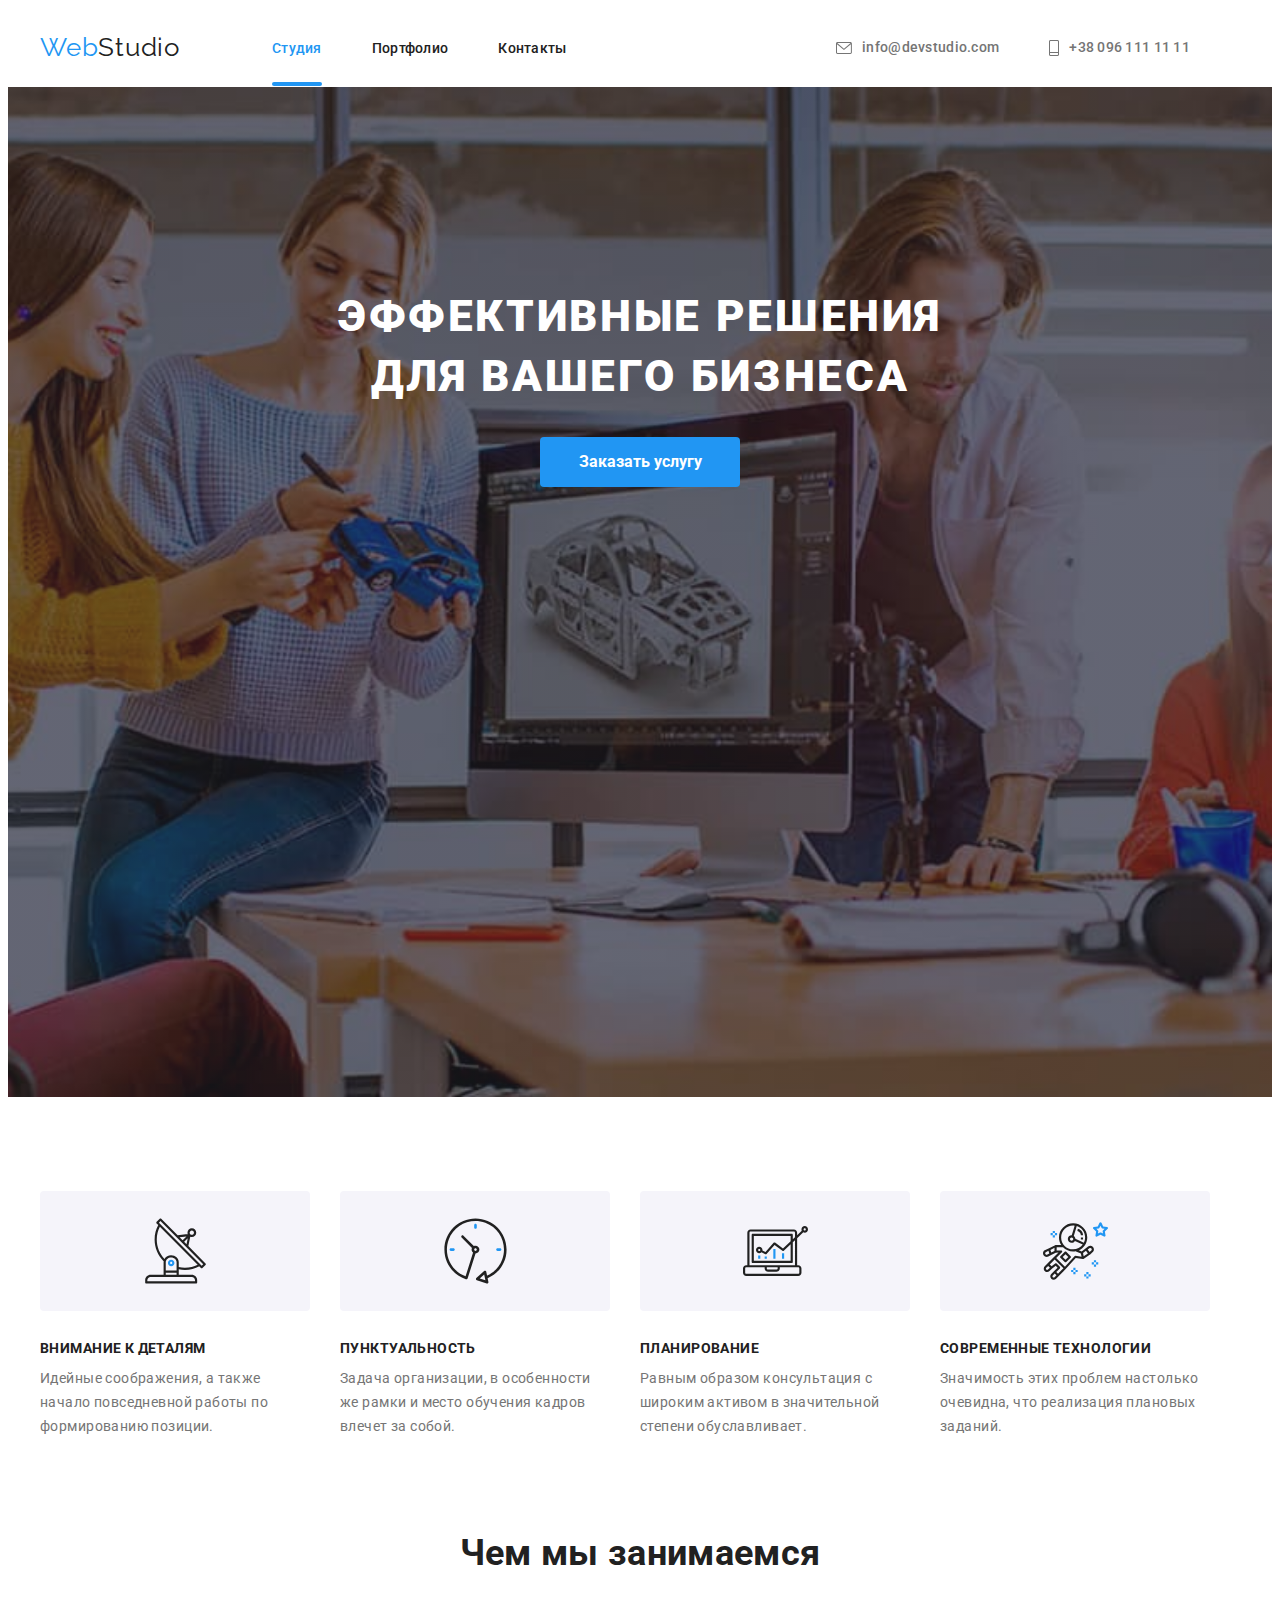
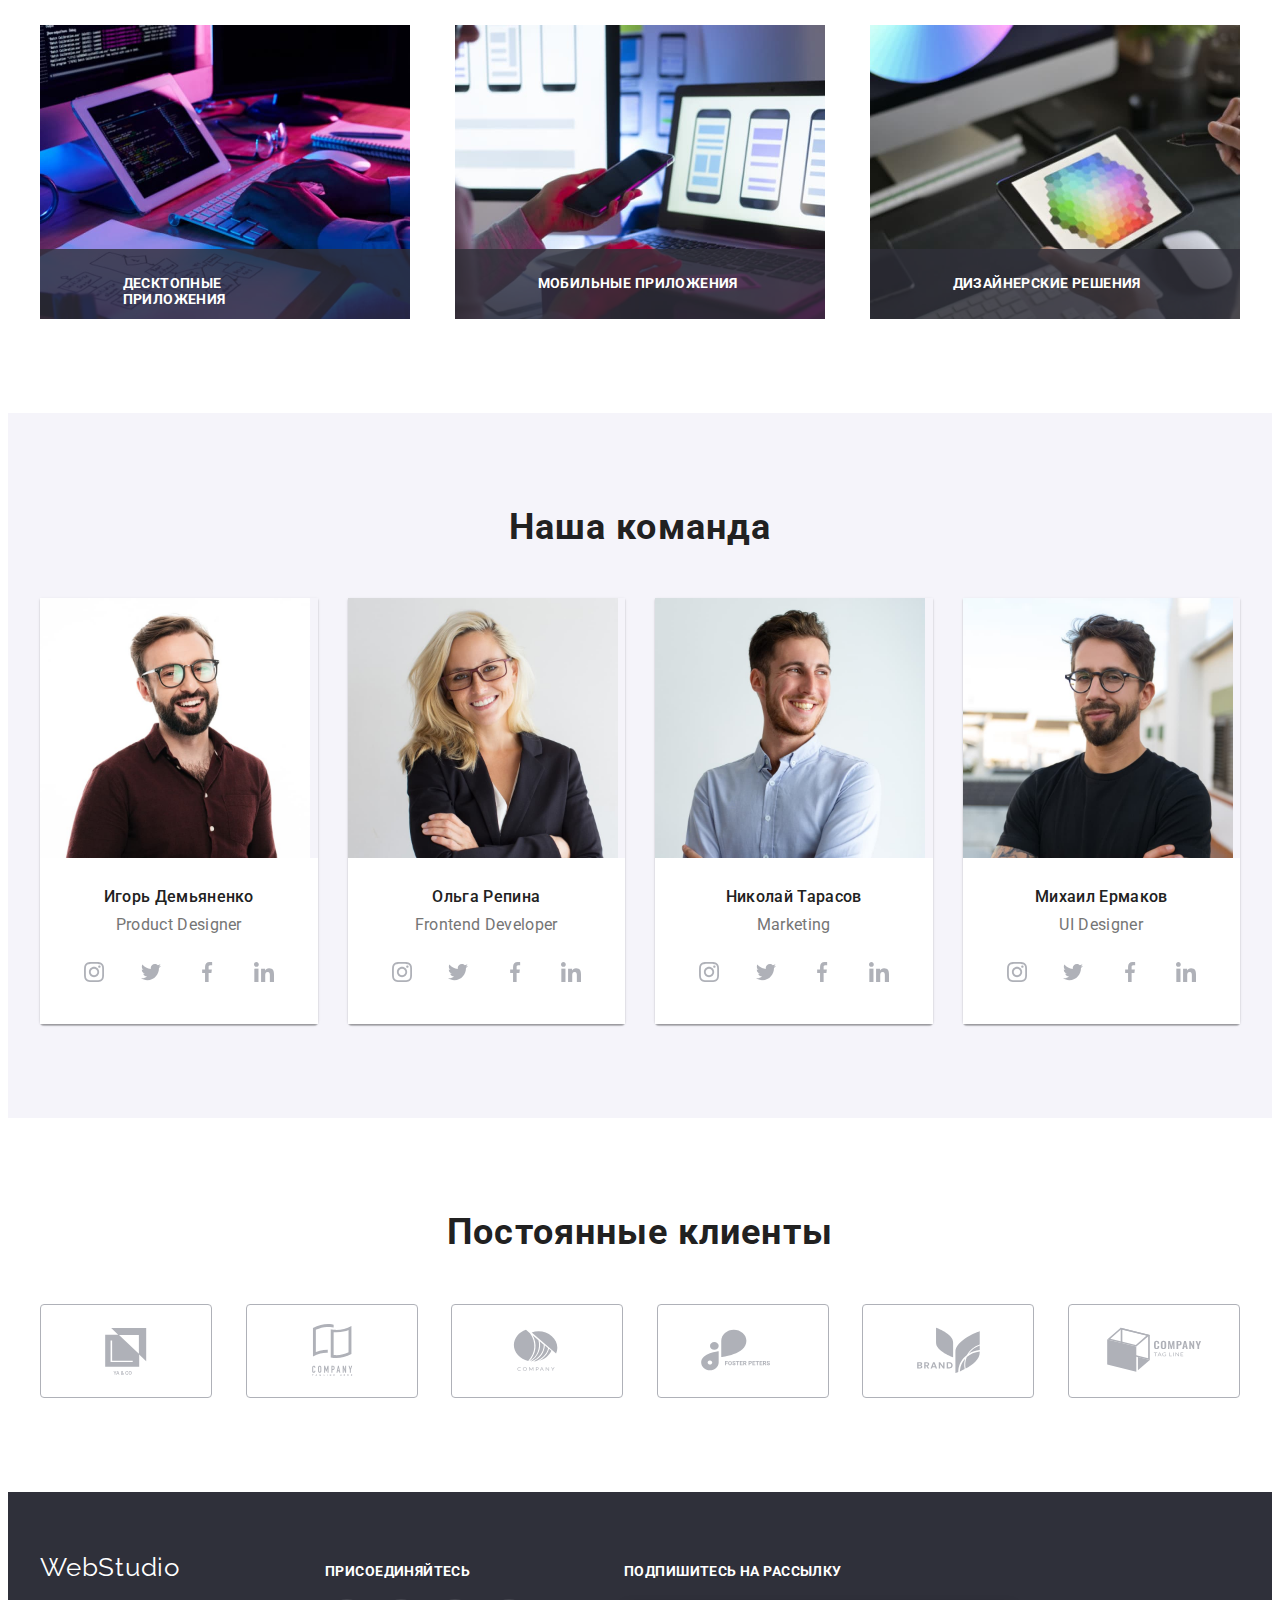
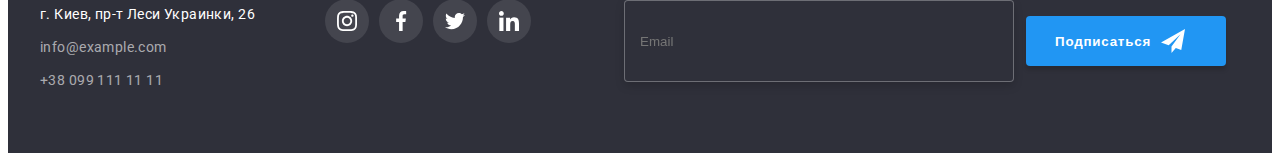
<file: index.html>
<!DOCTYPE html>
<html lang="ru">
  <head>
    <meta charset="UTF-8" />
    <meta http-equiv="X-UA-Compatible" content="IE=edge" />
    <meta name="viewport" content="width=device-width, initial-scale=1.0" />
    <title>Document</title>
    <link rel="preconnect" href="https://fonts.googleapis.com" />
    <link rel="preconnect" href="https://fonts.gstatic.com" crossorigin />
    <link
      href="https://fonts.googleapis.com/css2?family=Raleway:wght@700&family=Roboto:wght@400;500;700;900&display=swap"
      rel="stylesheet"
    />
    <link
      rel="stylesheet"
      href="https://cdnjs.cloudflare.com/ajax/libs/modern-normalize/1.1.0/modern-normalize.min.css"
      integrity="sha512-wpPYUAdjBVSE4KJnH1VR1HeZfpl1ub8YT/NKx4PuQ5NmX2tKuGu6U/JRp5y+Y8XG2tV+wKQpNHVUX03MfMFn9Q=="
      crossorigin="anonymous"
      referrerpolicy="no-referrer"
    />
    <link rel="stylesheet" href="./css/styles.css" />
  </head>
  <body>
    <header class="header">
      <div class="container header-container">
        <nav class="navigation">
          <a href="" class="logo"
            ><span class="logo-color-span">Web</span>Studio</a
          >
          <ul class="nav-list">
            <li class="site-list">
              <a href="./index.html" class="site-nav active">Студия</a>
            </li>
            <li class="site-list">
              <a href="./portfolio.html" class="site-nav">Портфолио</a>
            </li>
            <li class="site-list">
              <a href="" class="site-nav">Контакты</a>
            </li>
          </ul>
        </nav>
        <ul class="contact-link">
          <li class="contact-list-item">
            <a href="mailto:info@devstudio.com" class="contact-list-link">
              <svg class="contact-list-icon" width="16" height="12">
                <use href="./images/svg/sprite.svg#email"></use>
              </svg>
              info@devstudio.com
            </a>
          </li>
          <li class="contact-list-item">
            <a href="tel:+380961111111" class="contact-list-link">
              <svg class="contact-list-icon" width="10" height="16">
                <use href="./images/svg/sprite.svg#phone"></use>
              </svg>
              +38 096 111 11 11
            </a>
          </li>
        </ul>
      </div>
    </header>
    <main>
      <section class="section-hero">
        <div class="hero container">
          <h1 class="hero-title">
            Эффективные решения<br />
            для вашего бизнеса
          </h1>
          <button type="button" class="button-hero" data-modal-open>
            Заказать услугу
          </button>
        </div>
      </section>
      <section class="about">
        <div class="container about-container">
          <h2 class="feature-title hidden">Особенности</h2>
          <ul class="feature-list">
            <li class="about-list">
              <div class="icon-list">
                <svg class="icon-antenna" width="65" height="70">
                  <use href="images/svg/sprite.svg#antenna"></use>
                </svg>
              </div>
              <h3 class="title">Внимание к деталям</h3>
              <p class="title-text">
                Идейные соображения, а также начало повседневной работы по
                формированию позиции.
              </p>
            </li>
            <li class="about-list">
              <div class="icon-list">
                <svg class="icon-clock" width="65" height="70">
                  <use href="images/svg/sprite.svg#clock"></use>
                </svg>
              </div>
              <h3 class="title">Пунктуальность</h3>
              <p class="title-text">
                Задача организации, в особенности же рамки и место обучения
                кадров влечет за собой.
              </p>
            </li>
            <li class="about-list">
              <div class="icon-list">
                <svg class="icon-diagram" width="65" height="70">
                  <use href="images/svg/sprite.svg#diagram"></use>
                </svg>
              </div>
              <h3 class="title">Планирование</h3>
              <p class="title-text">
                Равным образом консультация с широким активом в значительной
                степени обуславливает.
              </p>
            </li>
            <li class="about-list">
              <div class="icon-list">
                <svg class="icon-astronaut" width="65" height="70">
                  <use href="images/svg/sprite.svg#astronaut"></use>
                </svg>
              </div>
              <h3 class="title">Современные технологии</h3>
              <p class="title-text">
                Значимость этих проблем настолько очевидна, что реализация
                плановых заданий.
              </p>
            </li>
          </ul>
        </div>
      </section>
      <section class="examples section">
        <div class="container">
          <h2 class="subject item">Чем мы занимаемся</h2>
          <ul class="examples-gallery">
            <li>
              <div class="examples-overlay">
                <img
                  class="examples-img"
                  src="./images/image1.jpg"
                  alt="работа за планшетом"
                  width="370"
                />
                <div class="examples-content">
                  <div class="examples-text">
                    <p>Десктопные приложения</p>
                  </div>
                </div>
              </div>
            </li>
            <li>
              <div class="examples-overlay">
                <img
                  class="examples-img"
                  src="./images/image2.jpg"
                  alt="работа за компьютером"
                  width="370"
                />
                <div class="examples-content">
                  <div class="examples-text">
                    <p>Мобильные приложения</p>
                  </div>
                </div>
              </div>
            </li>
            <li>
              <div class="examples-overlay">
                <img
                  class="examples-img"
                  src="./images/image3.jpg"
                  alt="планшет с цветовой палитрой"
                  width="370"
                />
                <div class="examples-content">
                  <div class="examples-text">
                    <p>Дизайнерские решения</p>
                  </div>
                </div>
              </div>
            </li>
          </ul>
        </div>
      </section>
      <section class="employees-section section">
        <div class="container">
          <h2 class="section-title item">Наша команда</h2>
          <ul class="employees">
            <li class="employees-card">
              <img
                class="employees-photo"
                src="./images/team1.jpg"
                alt="Фото человека"
                width="270"
              />
              <div class="employees-content-wrapper">
                <h3 class="employees-name">Игорь Демьяненко</h3>
                <p class="employees-position">Product Designer</p>
                <ul class="social-list">
                  <li class="social-list-item">
                    <a class="social-list-link" href="">
                      <svg class="social-list-icon" width="20" height="20">
                        <use href="./images/svg/sprite.svg#instagram"></use>
                      </svg>
                    </a>
                  </li>
                  <li class="social-list-item">
                    <a class="social-list-link" href="">
                      <svg class="social-list-icon" width="20" height="20">
                        <use href="./images/svg/sprite.svg#twitter"></use>
                      </svg>
                    </a>
                  </li>
                  <li class="social-list-item">
                    <a class="social-list-link" href="">
                      <svg class="social-list-icon" width="20" height="20">
                        <use href="./images/svg/sprite.svg#facebook"></use>
                      </svg>
                    </a>
                  </li>
                  <li class="social-list-item">
                    <a class="social-list-link" href="">
                      <svg class="social-list-icon" width="20" height="20">
                        <use href="./images/svg/sprite.svg#linkedin"></use>
                      </svg>
                    </a>
                  </li>
                </ul>
              </div>
            </li>
            <li class="employees-card">
              <img
                class="employees-photo"
                src="./images/team2.jpg"
                alt="Фото человека"
                width="270"
              />
              <div class="employees-content-wrapper">
                <h3 class="employees-name">Ольга Репина</h3>
                <p class="employees-position">Frontend Developer</p>
                <ul class="social-list">
                  <li class="social-list-item">
                    <a class="social-list-link" href="">
                      <svg class="social-list-icon" width="20" height="20">
                        <use href="./images/svg/sprite.svg#instagram"></use>
                      </svg>
                    </a>
                  </li>
                  <li class="social-list-item">
                    <a class="social-list-link" href="">
                      <svg class="social-list-icon" width="20" height="20">
                        <use href="./images/svg/sprite.svg#twitter"></use>
                      </svg>
                    </a>
                  </li>
                  <li class="social-list-item">
                    <a class="social-list-link" href="">
                      <svg class="social-list-icon" width="20" height="20">
                        <use href="./images/svg/sprite.svg#facebook"></use>
                      </svg>
                    </a>
                  </li>
                  <li class="social-list-item">
                    <a class="social-list-link" href="">
                      <svg class="social-list-icon" width="20" height="20">
                        <use href="./images/svg/sprite.svg#linkedin"></use>
                      </svg>
                    </a>
                  </li>
                </ul>
              </div>
            </li>
            <li class="employees-card">
              <img
                class="employees-photo"
                src="./images/team3.jpg"
                alt="Фото человека"
                width="270"
              />
              <div class="employees-content-wrapper">
                <h3 class="employees-name">Николай Тарасов</h3>
                <p class="employees-position">Marketing</p>
                <ul class="social-list">
                  <li class="social-list-item">
                    <a class="social-list-link" href="">
                      <svg class="social-list-icon" width="20" height="20">
                        <use href="./images/svg/sprite.svg#instagram"></use>
                      </svg>
                    </a>
                  </li>
                  <li class="social-list-item">
                    <a class="social-list-link" href="">
                      <svg class="social-list-icon" width="20" height="20">
                        <use href="./images/svg/sprite.svg#twitter"></use>
                      </svg>
                    </a>
                  </li>
                  <li class="social-list-item">
                    <a class="social-list-link" href="">
                      <svg class="social-list-icon" width="20" height="20">
                        <use href="./images/svg/sprite.svg#facebook"></use>
                      </svg>
                    </a>
                  </li>
                  <li class="social-list-item">
                    <a class="social-list-link" href="">
                      <svg class="social-list-icon" width="20" height="20">
                        <use href="./images/svg/sprite.svg#linkedin"></use>
                      </svg>
                    </a>
                  </li>
                </ul>
              </div>
            </li>
            <li class="employees-card">
              <img
                class="employees-photo"
                src="./images/team4.jpg"
                alt="Фото человека"
                width="270"
              />
              <div class="employees-content-wrapper">
                <h3 class="employees-name">Михаил Ермаков</h3>
                <p class="employees-position">UI Designer</p>
                <ul class="social-list">
                  <li class="social-list-item">
                    <a class="social-list-link" href="">
                      <svg class="social-list-icon" width="20" height="20">
                        <use href="./images/svg/sprite.svg#instagram"></use>
                      </svg>
                    </a>
                  </li>
                  <li class="social-list-item">
                    <a class="social-list-link" href="">
                      <svg class="social-list-icon" width="20" height="20">
                        <use href="./images/svg/sprite.svg#twitter"></use>
                      </svg>
                    </a>
                  </li>
                  <li class="social-list-item">
                    <a class="social-list-link" href="">
                      <svg class="social-list-icon" width="20" height="20">
                        <use href="./images/svg/sprite.svg#facebook"></use>
                      </svg>
                    </a>
                  </li>
                  <li class="social-list-item">
                    <a class="social-list-link" href="">
                      <svg class="social-list-icon" width="20" height="20">
                        <use href="./images/svg/sprite.svg#linkedin"></use>
                      </svg>
                    </a>
                  </li>
                </ul>
              </div>
            </li>
          </ul>
        </div>
      </section>
      <section class="section-clietns section">
        <div class="container">
          <h2 class="section-title item">Постоянные клиенты</h2>
          <ul class="clietns-list">
            <li class="clietns-list-item">
              <a class="clients-list-link" href="">
                <svg class="clietnts-list-icon" width="170" height="92">
                  <use href="images/svg/sprite.svg#client1"></use>
                </svg>
              </a>
            </li>
            <li class="clietns-list-item">
              <a class="clients-list-link" href="">
                <svg class="clietnts-list-icon" width="170" height="92">
                  <use href="images/svg/sprite.svg#client2"></use>
                </svg>
              </a>
            </li>
            <li class="clietns-list-item">
              <a class="clients-list-link" href="">
                <svg class="clietnts-list-icon" width="170" height="92">
                  <use href="images/svg/sprite.svg#client3"></use>
                </svg>
              </a>
            </li>
            <li class="clietns-list-item">
              <a class="clients-list-link" href="">
                <svg class="clietnts-list-icon" width="170" height="92">
                  <use href="images/svg/sprite.svg#client4"></use>
                </svg>
              </a>
            </li>
            <li class="clietns-list-item">
              <a class="clients-list-link" href="">
                <svg class="clietnts-list-icon" width="170" height="92">
                  <use href="images/svg/sprite.svg#client5"></use>
                </svg>
              </a>
            </li>
            <li class="clietns-list-item">
              <a class="clients-list-link" href="">
                <svg class="clietnts-list-icon" width="170" height="92">
                  <use href="images/svg/sprite.svg#client6"></use>
                </svg>
              </a>
            </li>
          </ul>
        </div>
      </section>
    </main>
    <footer class="footer">
      <div class="footer-container container">
        <div class="container-logo-link">
          <a href="" class="footer-logo"><span>Web</span>Studio</a>
          <address>
            <ul>
              <li class="geolocation">
                <a
                  href="https://goo.gl/maps/PEtUD6FRup9HMeJw8"
                  target="_blank"
                  class="address"
                  >г. Киев, пр-т Леси Украинки, 26</a
                >
              </li>
              <li class="footer-link-mailto">
                <a href="mailto:info@example.com" class="footer-link"
                  >info@example.com</a
                >
              </li>
              <li class="footer-link-tel">
                <a href="tel:+380991111111" class="footer-link"
                  >+38 099 111 11 11</a
                >
              </li>
            </ul>
          </address>
        </div>
        <div class="footer-social-container">
          <p class="footer-title">присоединяйтесь</p>
          <ul class="footer-list">
            <li class="footer-list-item">
              <a href="" class="footer-list-link">
                <svg class="footer-list-icon" width="20" height="20">
                  <use href="./images/svg/sprite.svg#instagram"></use>
                </svg>
              </a>
            </li>
            <li class="footer-list-item">
              <a href="" class="footer-list-link">
                <svg class="footer-list-icon" width="20" height="20">
                  <use href="./images/svg/sprite.svg#facebook"></use>
                </svg>
              </a>
            </li>
            <li class="footer-list-item">
              <a href="" class="footer-list-link">
                <svg class="footer-list-icon" width="20" height="20">
                  <use href="./images/svg/sprite.svg#twitter"></use>
                </svg>
              </a>
            </li>
            <li class="footer-list-item">
              <a href="" class="footer-list-link">
                <svg class="footer-list-icon" width="20" height="20">
                  <use href="./images/svg/sprite.svg#linkedin"></use>
                </svg>
              </a>
            </li>
          </ul>
        </div>
        <div>
          <form class="form-footer">
            <div class="form-field-footer">
              <label for="mail" class="form-label"
                >Подпишитесь на рассылку
              </label>
              <div class="footer-form-item">
                <input
                  class="form-input"
                  type="mail"
                  name="user_mail"
                  id="mail"
                  placeholder="Email"
                />

                <button type="submit" class="btn-subscribe">
                  Подписаться
                  <svg class="btn-subscribe-icon" width="24" height="24">
                    <use href="images/svg/sprite.svg#send"></use>
                  </svg>
                </button>
              </div>
            </div>
          </form>
        </div>
      </div>
    </footer>
    <div class="backdrop is-hidden" data-modal>
      <div class="modal">
        <button type="button" class="modal-button" data-modal-close>
          <svg class="modal-button-icon">
            <use href="./images/svg/sprite.svg#vector"></use>
          </svg>
        </button>
        <p class="modal-title">Оставьте свои данные, мы вам перезвоним</p>
        <form class="modal-form">
          <label class="contact-form-field">
            <span class="span-form">Имя</span>
            <span class="contact-form-input-wrapper">
              <input name="user_name" class="contact-form-input" type="text" />
              <svg class="contact-form-icon" width="12" height="12">
                <use href="images/svg/sprite.svg#icon-name"></use>
              </svg>
            </span>
          </label>

          <label class="contact-form-field">
            <span class="span-form">Телефон</span>
            <span class="contact-form-input-wrapper">
              <input name="user_tel" class="contact-form-input" type="tel" />
              <svg class="contact-form-icon" width="13" height="13">
                <use href="images/svg/sprite.svg#icon-tel"></use>
              </svg>
            </span>
          </label>

          <label class="contact-form-field">
            <span class="span-form">Почта</span>
            <span class="contact-form-input-wrapper">
              <input name="user_mail" class="contact-form-input" type="mail" />
              <svg class="contact-form-icon" width="15" height="12">
                <use href="images/svg/sprite.svg#icon-mail"></use>
              </svg>
            </span>
          </label>

          <label class="contact-form-field">
            <span class="span-form">Комментарий</span>
            <textarea
              name="user_comment"
              class="contact-form-message"
              placeholder="Введите текст"
            ></textarea>
          </label>

          <div class="contact-form-checkbox-wrapper">
            <input
              name="accept-policy"
              type="checkbox"
              class="contact-form-checkbox visually-hidden"
              id="policy-checkbox"
              required
            />
            <label for="policy-checkbox" class="contact-form-checkbox-label"
              >Соглашаюсь с рассылкой и принимаю&nbsp;
              <a class="link-treaty" href="">Условия договора</a></label
            >
          </div>
          <button type="submit" class="contact-form-submit">Отправить</button>
        </form>
      </div>
    </div>
    <script src="./js/modal.js"></script>
  </body>
</html>
</file>
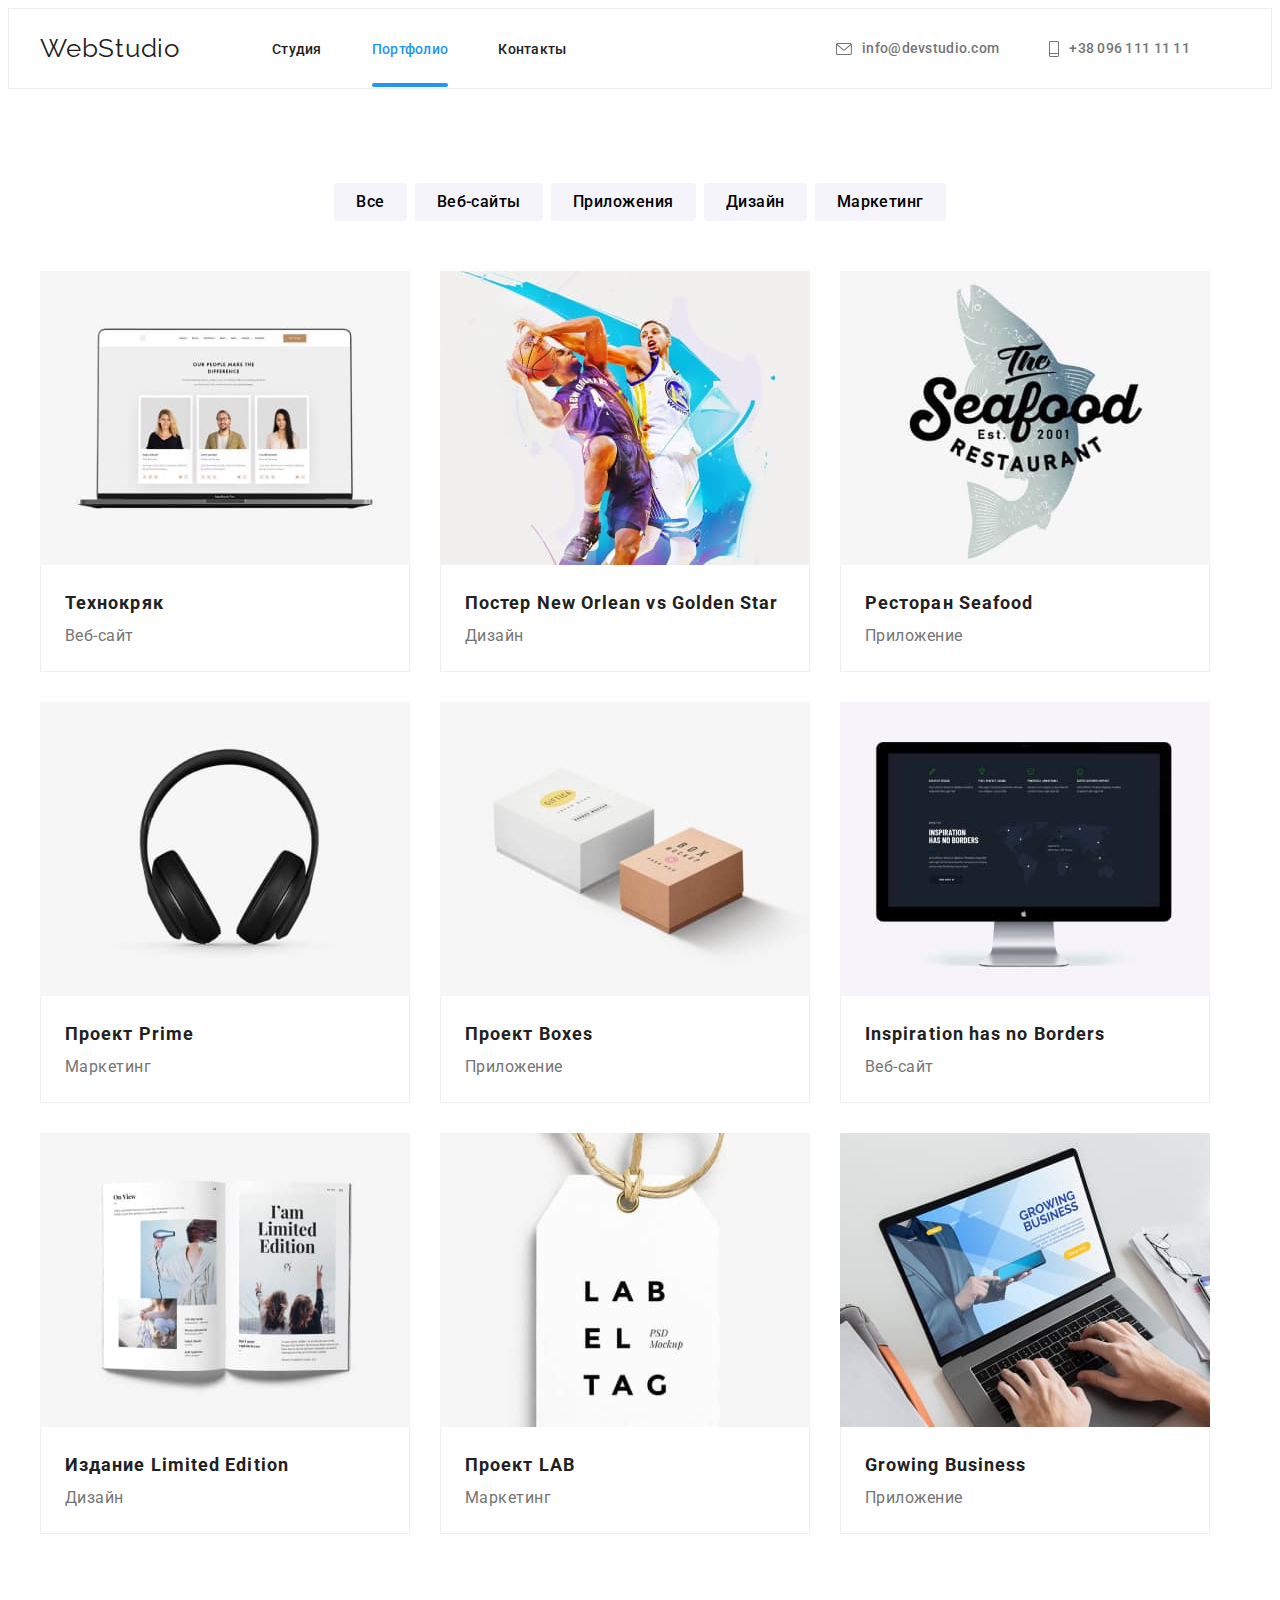
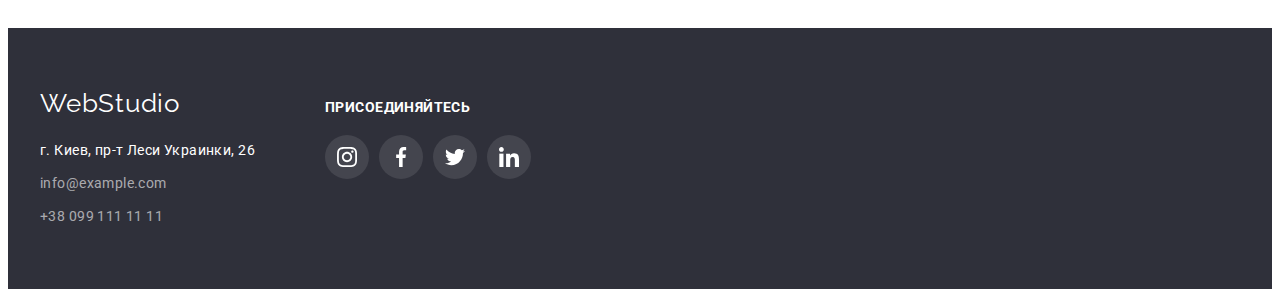
<file: portfolio.html>
<!DOCTYPE html>
<html lang="ru">
  <head>
    <meta charset="UTF-8" />
    <meta http-equiv="X-UA-Compatible" content="IE=edge" />
    <meta name="viewport" content="width=device-width, initial-scale=1.0" />
    <title>Document</title>
    <link rel="preconnect" href="https://fonts.googleapis.com" />
    <link rel="preconnect" href="https://fonts.gstatic.com" crossorigin />
    <link
      href="https://fonts.googleapis.com/css2?family=Raleway:wght@700&family=Roboto:wght@400;500;700;900&display=swap"
      rel="stylesheet"
    />
    <link
      rel="stylesheet"
      href="https://cdnjs.cloudflare.com/ajax/libs/modern-normalize/1.1.0/modern-normalize.min.css"
      integrity="sha512-wpPYUAdjBVSE4KJnH1VR1HeZfpl1ub8YT/NKx4PuQ5NmX2tKuGu6U/JRp5y+Y8XG2tV+wKQpNHVUX03MfMFn9Q=="
      crossorigin="anonymous"
      referrerpolicy="no-referrer"
    />
    <link rel="stylesheet" href="./css/styles.css" />
  </head>
  <body>
    <header class="header header-border">
      <div class="container header-container">
        <nav class="navigation">
          <a href="" class="logo"><span>Web</span>Studio</a>
          <ul class="nav-list">
            <li class="site-list">
              <a href="./index.html" class="site-nav">Студия</a>
            </li>
            <li class="site-list">
              <a href="./portfolio.html" class="site-nav active">Портфолио</a>
            </li>
            <li class="site-list">
              <a href="" class="site-nav">Контакты</a>
            </li>
          </ul>
        </nav>
        <ul class="contact-link">
          <li class="contact-list-item">
            <a href="mailto:info@devstudio.com" class="contact-list-link">
              <svg class="contact-list-icon" width="16" height="12">
                <use href="./images/svg/sprite.svg#email"></use>
              </svg>
              info@devstudio.com
            </a>
          </li>
          <li class="contact-list-item">
            <a href="tel:+380961111111" class="contact-list-link">
              <svg class="contact-list-icon" width="10" height="16">
                <use href="./images/svg/sprite.svg#phone"></use>
              </svg>
              +38 096 111 11 11
            </a>
          </li>
        </ul>
      </div>
    </header>
    <main class="main">
      <section class="gallery">
        <div class="container">
          <h1 class="hidden">Наши работы</h1>
          <ul class="button-list">
            <li class="main-button-list">
              <button type="button" class="main-button">Все</button>
            </li>
            <li class="main-button-list">
              <button type="button" class="main-button">Веб-сайты</button>
            </li>
            <li class="main-button-list">
              <button type="button" class="main-button">Приложения</button>
            </li>
            <li class="main-button-list">
              <button type="button" class="main-button">Дизайн</button>
            </li>
            <li class="main-button-list">
              <button type="button" class="main-button">Маркетинг</button>
            </li>
          </ul>
          <div class="photo-cards">
            <ul class="portfolio-list-card">
              <li class="portfolio-card">
                <a href="" class="portfolio-card-link">
                  <div class="container-portfolio-overlay">
                    <img
                      src="./images/img1.jpg"
                      alt="ноутбук"
                      width="370"
                      class="portfolio-img"
                    />
                    <div class="product-overlay">
                      <div class="container-content-overlay">
                        <p class="overlay-text">
                          Ресурс предлагает комплексные предложения с разным
                          уровнем функционала и сервисов. Все это позволит
                          посетителю получить исчерпывающие сведения о компании
                          или частном лице.
                        </p>
                      </div>
                    </div>
                  </div>
                  <div class="portfolio-content-wrapper">
                    <h2 class="portfolio-list">Технокряк</h2>
                    <p class="portfolio-description">Веб-сайт</p>
                  </div>
                </a>
              </li>
              <li class="portfolio-card">
                <a href="" class="portfolio-card-link">
                  <div class="container-portfolio-overlay">
                    <img
                      src="./images/img2.jpg"
                      alt="баскетболисты"
                      width="370"
                      class="portfolio-img"
                    />
                    <div class="product-overlay">
                      <div class="container-content-overlay">
                        <p class="overlay-text">
                          Lorem ipsum dolor sit amet consectetur, adipisicing
                          elit. Maiores enim veritatis doloribus placeat
                          cupiditate at quam sint iusto neque non?
                        </p>
                      </div>
                    </div>
                  </div>
                  <div class="portfolio-content-wrapper">
                    <h2 class="portfolio-list">
                      Постер New Orlean vs Golden Star
                    </h2>
                    <p class="portfolio-description">Дизайн</p>
                  </div>
                </a>
              </li>
              <li class="portfolio-card">
                <a href="" class="portfolio-card-link">
                  <div class="container-portfolio-overlay">
                    <img
                      src="./images/img3.jpg"
                      alt="seafood"
                      width="370"
                      class="portfolio-img"
                    />
                    <div class="product-overlay">
                      <div class="container-content-overlay">
                        <p class="overlay-text">
                          Lorem ipsum dolor sit amet consectetur, adipisicing
                          elit. Maiores enim veritatis doloribus placeat
                          cupiditate at quam sint iusto neque non?
                        </p>
                      </div>
                    </div>
                  </div>
                  <div class="portfolio-content-wrapper">
                    <h2 class="portfolio-list">Ресторан Seafood</h2>
                    <p class="portfolio-description">Приложение</p>
                  </div>
                </a>
              </li>
              <li class="portfolio-card">
                <a href="" class="portfolio-card-link">
                  <div class="container-portfolio-overlay">
                    <img
                      src="./images/img4.jpg"
                      alt="наушники"
                      width="370"
                      class="portfolio-img"
                    />
                    <div class="product-overlay">
                      <div class="container-content-overlay">
                        <p class="overlay-text">
                          Lorem ipsum dolor sit amet consectetur, adipisicing
                          elit. Maiores enim veritatis doloribus placeat
                          cupiditate at quam sint iusto neque non?
                        </p>
                      </div>
                    </div>
                  </div>
                  <div class="portfolio-content-wrapper">
                    <h2 class="portfolio-list">Проект Prime</h2>
                    <p class="portfolio-description">Маркетинг</p>
                  </div>
                </a>
              </li>
              <li class="portfolio-card">
                <a href="" class="portfolio-card-link">
                  <div class="container-portfolio-overlay">
                    <img
                      src="./images/img5.jpg"
                      alt="коробки"
                      width="370"
                      class="portfolio-img"
                    />
                    <div class="product-overlay">
                      <div class="container-content-overlay">
                        <p class="overlay-text">
                          Lorem ipsum dolor sit amet consectetur, adipisicing
                          elit. Maiores enim veritatis doloribus placeat
                          cupiditate at quam sint iusto neque non?
                        </p>
                      </div>
                    </div>
                  </div>
                  <div class="portfolio-content-wrapper">
                    <h2 class="portfolio-list">Проект Boxes</h2>
                    <p class="portfolio-description">Приложение</p>
                  </div>
                </a>
              </li>
              <li class="portfolio-card">
                <a href="" class="portfolio-card-link">
                  <div class="container-portfolio-overlay">
                    <img
                      src="./images/img6.jpg"
                      alt="компьютер"
                      width="370"
                      class="portfolio-img"
                    />
                    <div class="product-overlay">
                      <div class="container-content-overlay">
                        <p class="overlay-text">
                          Lorem ipsum dolor sit amet consectetur, adipisicing
                          elit. Maiores enim veritatis doloribus placeat
                          cupiditate at quam sint iusto neque non?
                        </p>
                      </div>
                    </div>
                  </div>
                  <div class="portfolio-content-wrapper">
                    <h2 class="portfolio-list">Inspiration has no Borders</h2>
                    <p class="portfolio-description">Веб-сайт</p>
                  </div>
                </a>
              </li>
              <li class="portfolio-card">
                <a href="" class="portfolio-card-link">
                  <div class="container-portfolio-overlay">
                    <img
                      src="./images/img7.jpg"
                      alt="журнал"
                      width="370"
                      class="portfolio-img"
                    />
                    <div class="product-overlay">
                      <div class="container-content-overlay">
                        <p class="overlay-text">
                          Lorem ipsum dolor sit amet consectetur, adipisicing
                          elit. Maiores enim veritatis doloribus placeat
                          cupiditate at quam sint iusto neque non?
                        </p>
                      </div>
                    </div>
                  </div>
                  <div class="portfolio-content-wrapper">
                    <h2 class="portfolio-list">Издание Limited Edition</h2>
                    <p class="portfolio-description">Дизайн</p>
                  </div>
                </a>
              </li>
              <li class="portfolio-card">
                <a href="" class="portfolio-card-link">
                  <div class="container-portfolio-overlay">
                    <img
                      src="./images/img8.jpg"
                      alt="этикетка"
                      width="370"
                      class="portfolio-img"
                    />
                    <div class="product-overlay">
                      <div class="container-content-overlay">
                        <p class="overlay-text">
                          Lorem ipsum dolor sit amet consectetur, adipisicing
                          elit. Maiores enim veritatis doloribus placeat
                          cupiditate at quam sint iusto neque non?
                        </p>
                      </div>
                    </div>
                  </div>
                  <div class="portfolio-content-wrapper">
                    <h2 class="portfolio-list">Проект LAB</h2>
                    <p class="portfolio-description">Маркетинг</p>
                  </div>
                </a>
              </li>
              <li class="portfolio-card">
                <a href="" class="portfolio-card-link">
                  <div class="container-portfolio-overlay">
                    <img
                      src="./images/img9.jpg"
                      alt="работа за ноутбуком"
                      width="370"
                      class="portfolio-img"
                    />
                    <div class="product-overlay">
                      <div class="container-content-overlay">
                        <p class="overlay-text">
                          Lorem ipsum dolor sit amet consectetur, adipisicing
                          elit. Maiores enim veritatis doloribus placeat
                          cupiditate at quam sint iusto neque non?
                        </p>
                      </div>
                    </div>
                  </div>
                  <div class="portfolio-content-wrapper">
                    <h2 class="portfolio-list">Growing Business</h2>
                    <p class="portfolio-description">Приложение</p>
                  </div>
                </a>
              </li>
            </ul>
          </div>
        </div>
      </section>
    </main>
    <footer class="footer">
      <div class="footer-container container">
        <div class="container-logo-link">
          <a href="" class="footer-logo"><span>Web</span>Studio</a>
          <address>
            <ul>
              <li class="geolocation">
                <a
                  href="https://goo.gl/maps/PEtUD6FRup9HMeJw8"
                  target="_blank"
                  class="address"
                  >г. Киев, пр-т Леси Украинки, 26</a
                >
              </li>
              <li class="footer-link-mailto">
                <a href="mailto:info@example.com" class="footer-link"
                  >info@example.com</a
                >
              </li>
              <li class="footer-link-tel">
                <a href="tel:+380991111111" class="footer-link"
                  >+38 099 111 11 11</a
                >
              </li>
            </ul>
          </address>
        </div>
        <div class="footer-social-container">
          <p class="footer-title">присоединяйтесь</p>
          <ul class="footer-list">
            <li class="footer-list-item">
              <a href="" class="footer-list-link">
                <svg class="footer-list-icon" width="20" height="20">
                  <use href="./images/svg/sprite.svg#instagram"></use>
                </svg>
              </a>
            </li>
            <li class="footer-list-item">
              <a href="" class="footer-list-link">
                <svg class="footer-list-icon" width="20" height="20">
                  <use href="./images/svg/sprite.svg#facebook"></use>
                </svg>
              </a>
            </li>
            <li class="footer-list-item">
              <a href="" class="footer-list-link">
                <svg class="footer-list-icon" width="20" height="20">
                  <use href="./images/svg/sprite.svg#twitter"></use>
                </svg>
              </a>
            </li>
            <li class="footer-list-item">
              <a href="" class="footer-list-link">
                <svg class="footer-list-icon" width="20" height="20">
                  <use href="./images/svg/sprite.svg#linkedin"></use>
                </svg>
              </a>
            </li>
          </ul>
        </div>
      </div>
    </footer>
  </body>
</html>
</file>
<file: css/styles.css>
body {
  background-color: #ffffff;
  color: #757575;
  font-family: "Roboto", sans-serif;
  letter-spacing: 0.02em;
}

h1,
h2,
h3,
h4,
h5,
h6,
p {
  margin-top: 0;
  margin-bottom: 0;
}

ul,
ol {
  margin-top: 0;
  margin-bottom: 0;
  padding-left: 0;
}

img {
  display: block;
}

address {
  font-style: normal;
}

* {
  text-decoration: none;
  list-style-type: none;
}

textarea {
  resize: none;
}

.section {
  padding-top: 94px;
  padding-bottom: 94px;
}

.container {
  width: 1200px;
  padding-left: 15px;
  padding-right: 15px;
  margin-left: auto;
  margin-right: auto;
}

.visually-hidden {
  position: absolute;
  width: 1px;
  height: 1px;
  margin: -1px;
  border: 0;
  padding: 0;
  white-space: nowrap;
  clip-path: inset(100%);
  clip: rect(0 0 0 0);
  overflow: hidden;
}

/* studio */

/* HEADER ---------------------------*/

.header {
  padding-top: 24px;
  padding-bottom: 24px;
}

.header-container {
  display: flex;
  align-items: center;
  justify-content: space-between;
}

.logo {
  color: #212121;
  font-family: "Raleway", sans-serif;
  font-size: 26px;
  line-height: 1.2;
  letter-spacing: 0.03em;
  margin-right: 92px;
}

.logo-color-span {
  color: #2196f3;
}

.site-nav {
  font-weight: 500;
  font-size: 14px;
  line-height: 1.14;
  letter-spacing: 0.02em;
  color: #212121;
  transition: color 250ms cubic-bezier(0.4, 0, 0.2, 1);
  position: relative;
  padding-bottom: 30px;
}

.site-nav::after {
  content: "";

  position: absolute;
  left: 0;
  bottom: 0;

  display: block;
  width: 100%;
  height: 4px;
  border-radius: 2px;
  background-color: #2196f3;

  opacity: 0;
  transition: opacity 250ms cubic-bezier(0.4, 0, 0.2, 1);
}

.site-nav:hover::after,
.site-nav:focus::after,
.site-nav.active::after {
  opacity: 1;
}

.site-nav:hover,
.site-nav:focus {
  color: #2196f3;
}

.site-nav.active {
  color: #2196f3;
}

.site-list:not(:last-child) {
  margin-right: 50px;
}

.nav-list {
  display: flex;
  align-items: center;
}

.navigation {
  display: flex;
  align-items: center;
}

.contact-link {
  display: flex;
  align-items: center;
}

.contact-list-link {
  font-weight: 500;
  font-size: 14px;
  line-height: 1.14;
  letter-spacing: 0.02em;
  color: #757575;
  margin-right: 50px;
  display: flex;
  align-items: center;
  transition: color 250ms cubic-bezier(0.4, 0, 0.2, 1);
}
.contact-list-icon {
  fill: #757575;
  margin-right: 10px;
  transition: fill 250ms cubic-bezier(0.4, 0, 0.2, 1);
}

.contact-list-link:focus,
.contact-list-link:hover {
  color: #2196f3;
}
.contact-list-link:hover .contact-list-icon,
.contact-list-link:focus .contact-list-icon {
  fill: #2196f3;
}

/* END HEADER -------------------------*/

/* HERO---------------------- */

.section-title {
  font-size: 36px;
  line-height: 1.16;
  letter-spacing: 0.03em;
}

.section-hero {
  background-image: linear-gradient(
      rgba(47, 48, 58, 0.4),
      rgba(47, 48, 58, 0.4)
    ),
    url("../images/Img10.jpg");
  background-size: cover;
  background-position: center;
  background-color: #c4c4c4;
  height: 600px;
  padding-top: 200px;
  padding-bottom: 210px;
}

.hero {
  text-align: center;
}

.hero-title {
  font-weight: 900;
  font-size: 44px;
  line-height: 1.36;
  text-align: center;
  letter-spacing: 0.06em;
  text-transform: uppercase;
  color: #ffffff;
  left: 0px;
  top: 80px;
  margin-bottom: 30px;
}

.button-hero {
  font-family: "Roboto", sans-serif;
  font-weight: 700;
  font-size: 16px;
  min-width: 200px;
  padding: 10px 12px;
  line-height: 1.87;
  color: #ffffff;
  background: #2196f3;
  cursor: pointer;
  border-radius: 4px;
  transition: backgroud-color 250ms cubic-bezier(0.4, 0, 0.2, 1);
  border: 0;
}

.button-hero:hover {
  background-color: #188ce8;
}

/* END HERO--------------------- */

/* ABOUT------------------------ */

.icon-list {
  background-color: #f5f4fa;
  width: 270px;
  height: 120px;
  display: flex;
  align-items: center;
  justify-content: center;
  border-radius: 4px;
}

.about {
  padding-top: 94px;
}

.about-list:not(:last-child) {
  margin-right: 30px;
}

.feature-list {
  display: flex;
}

.title {
  font-size: 14px;
  line-height: 1.14;
  letter-spacing: 0.03em;
  text-transform: uppercase;
  color: #212121;
  margin-bottom: 10px;
  width: 270px;
  padding-top: 30px;
}

.title-text {
  font-size: 14px;
  line-height: 1.71;
  letter-spacing: 0.03em;
  width: 270px;
}
/* EXAMPLES------------------------- */

.examples {
  position: relative;
}

.examples-gallery {
  display: flex;
  justify-content: space-between;
}

.subject {
  font-size: 36px;
  line-height: 1.16;
  color: #212121;
  text-align: center;
}

.item {
  margin-bottom: 50px;
}

.example-gallery {
  display: flex;
  justify-content: space-between;
}

.section-title {
  font-size: 36px;
  line-height: 1.16;
  color: #212121;
  text-align: center;
}

.examples-overlay {
  position: relative;
}

.examples-content {
  position: absolute;
  bottom: 0;
  left: 0;
  width: 370px;
  height: 70px;
  background-color: rgba(47, 48, 58, 0.8);
}

.examples-text {
  position: absolute;
  top: 50%;
  left: 50%;
  transform: translate(-50%, -50%);
  width: 205px;
  height: 16px;

  font-weight: 700;
  font-size: 14px;
  line-height: 1.14;
  letter-spacing: 0.03em;
  text-transform: uppercase;

  color: #ffffff;
}

/* EMPLOYEES ----------------------------*/
.employees-section {
  background: #f5f4fa;
}

.employees-name {
  font-weight: 500;
  font-size: 16px;
  line-height: 1.18;
  text-align: center;
  color: #212121;
  letter-spacing: 0.02em;
  margin-bottom: 8px;
}

.employees-position {
  text-align: center;
}

.employees-content-wrapper {
  padding-top: 30px;
  padding-bottom: 30px;
  padding-right: 32px;
  padding-left: 32px;
  background-color: #fff;
}

.employees {
  display: flex;
  flex-wrap: wrap;
  margin-left: -30px;
  margin-top: -30px;
}

.employees-card {
  flex-basis: calc((100% - 120px) / 4);
  margin-left: 30px;
  margin-top: 30px;
  box-shadow: 0px 1px 3px rgba(0, 0, 0, 0.12), 0px 1px 1px rgba(0, 0, 0, 0.14),
    0px 2px 1px rgba(0, 0, 0, 0.2);
  border-radius: 0px 0px 4px 4px;
}

.social-list-link {
  display: flex;
  align-items: center;
  justify-content: center;
  width: 44px;
  height: 44px;
  border-radius: 50%;
  transition: background-color 250ms cubic-bezier(0.4, 0, 0.2, 1);
}

.social-list-icon {
  fill: #afb1b8;
  transition: fill 250ms cubic-bezier(0.4, 0, 0.2, 1);
}

.social-list-link:hover,
.social-list-link:focus {
  background-color: #2196f3;
}

.social-list-link:hover .social-list-icon,
.social-list-link:focus .social-list-icon {
  fill: #fff;
}

.social-list {
  display: flex;
  justify-content: space-between;
  margin-top: 16px;
}

/* END EMPLOYEES ---------------------------*/

/* CLIENTS --------------------------- */

.clients-list-link {
  display: flex;
  align-items: center;
  justify-content: center;
  width: 170px;
  height: 92px;
  border: 1px solid #afb1b8;
  border-radius: 4px;
  fill: #afb1b8;
  transition: fill 250ms cubic-bezier(0.4, 0, 0.2, 1),
    border-color 250ms cubic-bezier(0.4, 0, 0.2, 1);
}

.clients-list-link:hover,
.clients-list-link:focus {
  fill: #2196f3;
  border-color: #2196f3;
}

.clietns-list {
  display: flex;
  justify-content: space-between;
}
/* END CLIETNS --------------------------- */

/* FOOTER */
.footer-container {
  display: flex;
  align-items: baseline;
}

.footer-list {
  display: flex;
  justify-content: space-between;
  margin-top: 20px;
}

.footer-title {
  color: #ffffff;
  font-weight: bold;
  font-size: 14px;
  letter-spacing: 0.03em;
  text-transform: uppercase;
}

.footer-social-container {
  margin-left: 70px;
  width: 206px;
}

.footer {
  background-color: #2f303a;
  padding-top: 60px;
  padding-bottom: 60px;
}

.footer-list-link {
  display: flex;
  align-items: center;
  justify-content: center;
  width: 44px;
  height: 44px;
  border-radius: 50%;
  background-color: #ffffff1a;
  transition: background-color 250ms cubic-bezier(0.4, 0, 0.2, 1);
}

.footer-list-link:hover,
.footer-list-link:focus {
  background-color: #2196f3;
}

.footer-list-icon {
  fill: #ffffff;
}

.footer-logo {
  font-family: "Raleway", sans-serif;
  font-size: 26px;
  line-height: 1.19;
  letter-spacing: 0.03em;
  color: #ffffff;
  margin-bottom: 20px;
}

.geolocation {
  margin-bottom: 9px;
  margin-top: 20px;
}

.footer-link-mailto {
  margin-bottom: 9px;
}

.address {
  font-style: normal;
  color: #fff;
  font-size: 14px;
  line-height: 1.71;
  letter-spacing: 0.03em;
}

.footer-link {
  font-style: normal;
  font-size: 14px;
  line-height: 1.71;
  letter-spacing: 0.03em;
  color: rgba(255, 255, 255, 0.6);
  transition: color 250ms cubic-bezier(0.4, 0, 0.2, 1);
}

.footer-link:focus,
.footer-link:hover {
  color: #2196f3;
}

.form-field-footer {
  margin-left: 93px;
}

.form-field-footer label {
  font-weight: 700;
  font-size: 14px;
  line-height: 1.14;
  letter-spacing: 0.03em;
  text-transform: uppercase;

  color: #ffffff;
}

.form-field-footer input {
  width: 358px;
  height: 50px;
  display: flex;
  background-color: #2f303a;
  border: 1px solid rgba(255, 255, 255, 0.3);
  filter: drop-shadow(0px 4px 4px rgba(0, 0, 0, 0.15));
  border-radius: 4px;
  padding: 15px 15px;
  color: #ffffff;
}

.btn-subscribe {
  width: 200px;
  height: 50px;

  background: #2196f3;
  box-shadow: 0px 4px 4px rgba(0, 0, 0, 0.15);
  border-radius: 4px;
  border: 0px;

  font-weight: 700;
  line-height: 1.88;

  letter-spacing: 0.06em;

  color: #ffffff;
  fill: #ffffff;
  display: flex;
  align-items: center;
  padding-left: 29px;
  transition: background-color 250ms cubic-bezier(0.4, 0, 0.2, 1);

  margin-left: 12px;
}

.btn-subscribe:hover {
  background-color: #188ce8;
}

.footer-form-item {
  display: flex;
  justify-content: space-evenly;
  align-items: center;
  margin-top: 20px;
}

.btn-subscribe-icon {
  margin-left: 10px;
}

/* END FOOTER--------------------------- */

/* -----portfolio------- */
.hidden {
  opacity: 0;
  display: none;
}

.gallery {
  padding-top: 94px;
  padding-bottom: 94px;
}

.header-border {
  border: 1px solid #ececec;
}

.main-button {
  font-family: "Roboto", sans-serif;
  border-radius: 4px;
  font-weight: 500;
  font-size: 16px;
  line-height: 1.62;
  letter-spacing: 0.03em;
  background: #f5f4fa;
  cursor: pointer;
  border: 0px;
  padding: 6px 22px;
  transition: color 250ms cubic-bezier(0.4, 0, 0.2, 1),
    background-color 250ms cubic-bezier(0.4, 0, 0.2, 1);
}

.main-button-list:not(:last-child) {
  margin-right: 8px;
  transition: box-shadow 250ms cubic-bezier(0.4, 0, 0.2, 1),
    border-radius 250ms cubic-bezier(0.4, 0, 0.2, 1);
}

.main-button:focus,
.main-button:hover {
  background-color: #2196f3;
  color: #fff;
}

.main-button-list:hover {
  box-shadow: 0px 3px 1px rgba(0, 0, 0, 0.1), 0px 1px 2px rgba(0, 0, 0, 0.08),
    0px 2px 2px rgba(0, 0, 0, 0.12);
  border-radius: 4px;
}

.button-list {
  display: flex;
  justify-content: center;
}

.portfolio-list {
  font-size: 18px;
  line-height: 2;
  letter-spacing: 0.06em;
  color: #212121;
}

.portfolio-description {
  font-size: 16px;
  line-height: 1.87;
  letter-spacing: 0.03em;
  color: #757575;
}

.portfolio-content-wrapper {
  background-color: #fff;
  padding: 20px 24px;
  border: 1px solid #eeeeee;
  border-top: none;
}

.portfolio-list-card {
  display: flex;
  flex-wrap: wrap;
  margin-left: -30px;
  margin-top: -30px;
}

.portfolio-card {
  flex-basis: calc((100% - 120px) / 4);
  margin-left: 30px;
  margin-top: 30px;
  box-sizing: border-box;
  transition: box-shadow 250ms cubic-bezier(0.4, 0, 0.2, 1);
}

.portfolio-card:hover {
  box-shadow: 0px 1px 1px rgba(0, 0, 0, 0.12), 0px 4px 4px rgba(0, 0, 0, 0.06),
    1px 4px 6px rgba(0, 0, 0, 0.16);
}

.photo-cards {
  margin-top: 50px;
}

.container-portfolio-overlay {
  position: relative;
  overflow: hidden;
}

.product-overlay {
  position: absolute;
  opacity: 1;
  top: 0;
  left: 0;
  transform: translateY(100%);
  transition: transform 250ms cubic-bezier(0.4, 0, 0.2, 1);

  width: 100%;
  height: 100%;
  background-color: #2196f3e5;
}

.portfolio-card:hover .product-overlay {
  transform: translateY(0%);
}
.portfolio-card-link:focus .product-overlay {
  transform: translateY(0%);
}

.container-content-overlay {
  position: absolute;
  top: 0;
  left: 0;
  padding: 63px 24px;
}

.overlay-text {
  font-size: 18px;
  line-height: 1.56;
  letter-spacing: 0.03em;
  color: #ffffff;
}

/* MODAL */
.backdrop {
  position: fixed;
  top: 0px;
  left: 0px;
  width: 100%;
  height: 100%;
  background-color: rgba(0, 0, 0, 0.2);

  opacity: 1;
  transition: opacity 250ms cubic-bezier(0.4, 0, 0.2, 1);
}

.backdrop.is-hidden {
  opacity: 0;
  pointer-events: none;
}

.backdrop.is-hidden .modal {
  transform: translate(-50%, -50%) scale(0.9);
}

.modal {
  position: absolute;
  top: 50%;
  left: 50%;
  padding: 40px;

  min-height: 581px;
  min-width: 528px;

  background-color: #fff;
  box-shadow: 0px 1px 3px rgba(0, 0, 0, 0.12), 0px 1px 1px rgba(0, 0, 0, 0.14),
    0px 2px 1px rgba(0, 0, 0, 0.2);
  border-radius: 4px;

  transform: translate(-50%, -50%) scale(1);
  transition: transform 250ms cubic-bezier(0.4, 0, 0.2, 1);
}

.modal-button {
  position: absolute;
  top: 8px;
  right: 8px;
  width: 30px;
  height: 30px;
  border-radius: 50%;
  background: transparent;
  border: 1px solid rgba(0, 0, 0, 0.1);
  cursor: pointer;
  display: flex;
  align-items: center;
  justify-content: center;
  transition: fill 250ms cubic-bezier(0.4, 0, 0.2, 1);
}

.modal-button-icon {
  width: 11px;
  height: 11px;
  color: #000000;
}

.modal-button:hover,
.modal-button:focus {
  fill: #2196f3;
}

.modal-title {
  font-size: 20px;
  line-height: 1.15;
  text-align: center;
  letter-spacing: 0.03em;
  font-weight: 700;

  color: #212121;
}

.modal-form {
  margin-top: 12px;
}

.contact-form-field {
  display: block;
  margin-bottom: 10px;
}

.contact-form-input-wrapper {
  position: relative;
  display: block;
  margin-top: 4px;
}

.contact-form-icon {
  position: absolute;
  top: 50%;
  left: 12px;
  transform: translateY(-50%);
  transition: fill 250ms cubic-bezier(0.4, 0, 0.2, 1);
}

.contact-form-input {
  width: 100%;
  height: 40px;
  padding-left: 42px;
  border: 1px solid rgba(33, 33, 33, 0.2);
  border-radius: 4px;
  transition: border-color 250ms cubic-bezier(0.4, 0, 0.2, 1);
}

.contact-form-input:focus {
  outline: none;
  border-color: #2196f3;
}

.contact-form-input:focus + .contact-form-icon {
  fill: #2196f3;
}

.span-form {
  font-weight: 400;
  font-size: 12px;
  line-height: 1.16;
}

.contact-form-message {
  width: 100%;
  height: 120px;
  margin-top: 4px;
  padding: 12px 16px;
  border: 1px solid rgba(33, 33, 33, 0.2);
  border-radius: 4px;
  transition: border-color 250ms cubic-bezier(0.4, 0, 0.2, 1);
}

.contact-form-message:focus {
  border-color: #2196f3;
  outline: none;
}

.contact-form-message::placeholder {
  font-size: 14px;
  line-height: 1.14;

  color: rgba(117, 117, 117, 0.5);
}

.contact-form-checkbox-label {
  display: flex;
  align-items: center;
  font-size: 14px;
  line-height: 1.71;
  margin-left: 10px;
  letter-spacing: 0.03em;
}

.contact-form-checkbox {
  background-origin: border-box;
}

.contact-form-checkbox:focus + .contact-form-checkbox-label::before {
  outline: 1px solid #2196f3;
}

.contact-form-checkbox:checked + .contact-form-checkbox-label::before {
  background-image: url("../images/checkbox.svg");
  background-size: cover;
  background-position: center;
  background-color: #2196f3;
  border: 2px solid #2196f3;
}

.contact-form-checkbox-label::before {
  display: inline-block;
  width: 16px;
  height: 15px;
  border: 2px solid #212121;
  content: "";
  cursor: pointer;
  margin-right: 7px;
  border-radius: 2px;
}

.contact-form-checkbox-wrapper {
  margin-bottom: 30px;
}

.contact-form-submit {
  display: block;
  margin: 0 auto;
  width: 200px;
  height: 50px;

  color: #ffffff;
  background-color: #2196f3;
  box-shadow: 0px 4px 4px rgba(0, 0, 0, 0.15);
  border-radius: 4px;
  border: 0px;
  transition: background-color 250ms cubic-bezier(0.4, 0, 0.2, 1);

  font-weight: 700;
  line-height: 1.88;
  letter-spacing: 0.06em;
}

.contact-form-submit:hover {
  background-color: #188ce8;
}

.link-treaty {
  color: #188ce8;
  text-decoration: underline;
}
/* END MODAL */
</file>
